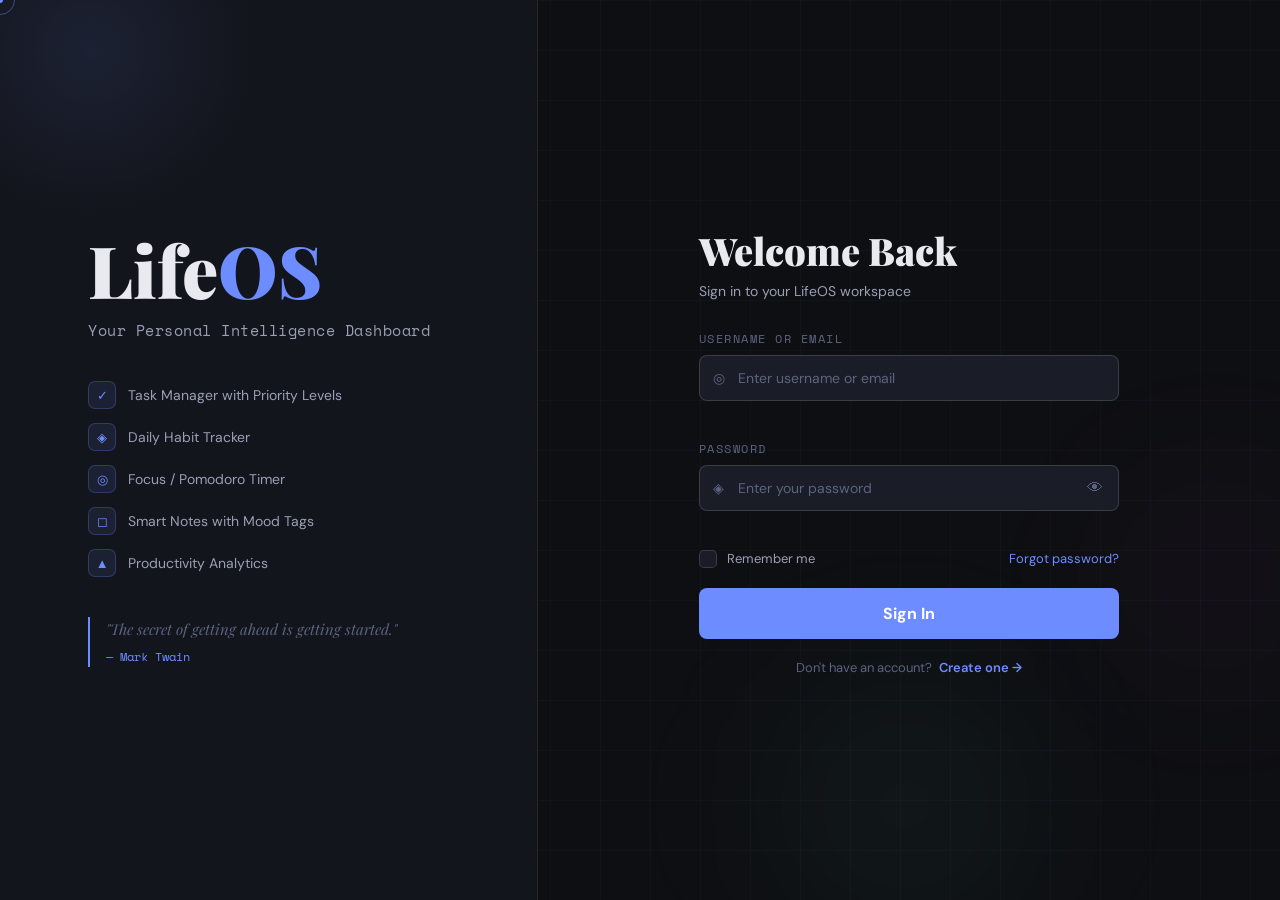
<file: index.html>
<!DOCTYPE html>
<html lang="en">
<head>
  <meta charset="UTF-8" />
  <meta name="viewport" content="width=device-width, initial-scale=1.0" />
  <title>LifeOS — Personal Intelligence Dashboard</title>
  <link rel="preconnect" href="https://fonts.googleapis.com" />
  <link rel="preconnect" href="https://fonts.gstatic.com" crossorigin />
  <link href="https://fonts.googleapis.com/css2?family=Space+Mono:wght@400;700&family=DM+Sans:wght@300;400;500;600;700&family=Playfair+Display:wght@700;900&display=swap" rel="stylesheet" />
  <link rel="stylesheet" href="style.css" />
</head>
<body>

  <!-- CUSTOM CURSOR -->
  <div class="cursor-dot"></div>
  <div class="cursor-ring"></div>

  <!-- LOADER -->
  <div id="loader">
    <div class="loader-inner">
      <div class="loader-logo">
        <span class="lo">Life</span><span class="os">OS</span>
      </div>
      <div class="loader-bar"><div class="loader-progress"></div></div>
      <p class="loader-text">Initializing your workspace...</p>
    </div>
  </div>

  <!-- SIDEBAR NAV -->
  <aside class="sidebar" id="sidebar">
    <div class="sidebar-brand">
      <div class="brand-icon">L</div>
      <span class="brand-name">LifeOS</span>
    </div>
    <nav class="sidebar-nav">
      <a href="#home" class="nav-item active" data-page="home">
        <span class="nav-icon">⌂</span>
        <span class="nav-label">Dashboard</span>
      </a>
      <a href="#todo" class="nav-item" data-page="todo">
        <span class="nav-icon">✓</span>
        <span class="nav-label">Tasks</span>
      </a>
      <a href="#habits" class="nav-item" data-page="habits">
        <span class="nav-icon">◈</span>
        <span class="nav-label">Habits</span>
      </a>
      <a href="#focus" class="nav-item" data-page="focus">
        <span class="nav-icon">◎</span>
        <span class="nav-label">Focus</span>
      </a>
      <a href="#notes" class="nav-item" data-page="notes">
        <span class="nav-icon">◻</span>
        <span class="nav-label">Notes</span>
      </a>
      <a href="#analytics" class="nav-item" data-page="analytics">
        <span class="nav-icon">▲</span>
        <span class="nav-label">Analytics</span>
      </a>
    </nav>
    <div class="sidebar-bottom">
      <div class="sidebar-user" id="sidebarUser">
        <div class="su-avatar" id="suAvatar">?</div>
        <div class="su-info">
          <div class="su-name" id="suName">—</div>
          <div class="su-email" id="suEmail">—</div>
        </div>
      </div>
      <div class="theme-toggle" id="themeToggle">
        <span class="theme-icon">◑</span>
        <span>Theme</span>
      </div>
      <div class="logout-btn" id="logoutBtn">
        <span class="logout-icon">⏻</span>
        <span>Log Out</span>
      </div>
    </div>
  </aside>

  <!-- MAIN WRAPPER -->
  <main class="main-content">

    <!-- ─────────────────────────────────────────
         PAGE 1: DASHBOARD / HOME
    ───────────────────────────────────────── -->
    <section class="page active" id="page-home">

      <!-- Hero Header -->
      <div class="hero-header">
        <div class="hero-left">
          <p class="hero-greeting" id="greeting">Good Morning</p>
          <h1 class="hero-title">
            <span class="title-line" id="heroDay">Loading...</span>
          </h1>
          <div class="hero-date" id="heroDate">—</div>
        </div>
        <div class="hero-right">
          <div class="clock-display" id="clockDisplay">00:00:00</div>
        </div>
      </div>

      <!-- Stats Row -->
      <div class="stats-row">
        <div class="stat-card glass" id="statTasks">
          <div class="stat-num" id="statTaskNum">0</div>
          <div class="stat-label">Tasks Today</div>
          <div class="stat-bar"><div class="stat-fill" id="statTaskFill"></div></div>
        </div>
        <div class="stat-card glass" id="statHabits">
          <div class="stat-num" id="statHabitNum">0%</div>
          <div class="stat-label">Habit Score</div>
          <div class="stat-bar"><div class="stat-fill accent2" id="statHabitFill"></div></div>
        </div>
        <div class="stat-card glass" id="statFocus">
          <div class="stat-num" id="statFocusNum">0</div>
          <div class="stat-label">Focus Sessions</div>
          <div class="stat-bar"><div class="stat-fill accent3" id="statFocusFill"></div></div>
        </div>
        <div class="stat-card glass" id="statNotes">
          <div class="stat-num" id="statNoteNum">0</div>
          <div class="stat-label">Notes Written</div>
          <div class="stat-bar"><div class="stat-fill accent4" id="statNoteFill"></div></div>
        </div>
      </div>

      <!-- Bottom Cards -->
      <div class="dashboard-grid">

        <!-- Quick Tasks -->
        <div class="d-card glass span2">
          <div class="card-header">
            <h3>Today's Tasks</h3>
            <button class="card-btn" onclick="goToPage('todo')">View All →</button>
          </div>
          <div class="quick-task-list" id="quickTaskList">
            <div class="empty-state">No tasks yet. Add some!</div>
          </div>
        </div>

        <!-- Quote -->
        <div class="d-card glass quote-card">
          <div class="quote-label">✦ Thought for the Day</div>
          <div class="quote-text" id="dashQuote">"The secret of getting ahead is getting started."</div>
          <div class="quote-author" id="dashAuthor">— Mark Twain</div>
          <button class="refresh-btn" id="refreshQuote">↻ New Quote</button>
        </div>

        <!-- Habit Snapshot -->
        <div class="d-card glass">
          <div class="card-header">
            <h3>Habit Streak</h3>
            <button class="card-btn" onclick="goToPage('habits')">Track →</button>
          </div>
          <div class="habit-snapshot" id="habitSnapshot">
            <div class="empty-state">No habits yet.</div>
          </div>
        </div>

        <!-- Weather Widget -->
        <div class="d-card glass weather-card">
          <div class="weather-icon" id="weatherIcon">☁</div>
          <div class="weather-info">
            <div class="weather-temp" id="weatherTemp">—°C</div>
            <div class="weather-city" id="weatherCity">Detecting location...</div>
            <div class="weather-cond" id="weatherCond">—</div>
          </div>
          <div class="weather-details">
            <span id="wHumidity">Humidity: —</span>
            <span id="wWind">Wind: —</span>
          </div>
        </div>

      </div>
    </section>

    <!-- ─────────────────────────────────────────
         PAGE 2: TASKS / TO-DO
    ───────────────────────────────────────── -->
    <section class="page" id="page-todo">
      <div class="page-header">
        <h1 class="page-title">Task Manager</h1>
        <p class="page-sub">Organize, prioritize, conquer.</p>
      </div>

      <div class="todo-layout">
        <!-- Add Task Panel -->
        <div class="panel glass add-panel">
          <h3 class="panel-title">New Task</h3>
          <input type="text" class="field-input" id="taskTitle" placeholder="Task title..." />
          <textarea class="field-textarea" id="taskDesc" placeholder="Description (optional)..."></textarea>
          <div class="field-row">
            <label class="field-label">Priority</label>
            <div class="priority-btns">
              <button class="pri-btn active" data-p="low">Low</button>
              <button class="pri-btn" data-p="medium">Medium</button>
              <button class="pri-btn" data-p="high">High</button>
            </div>
          </div>
          <div class="field-row">
            <label class="field-label">Category</label>
            <select class="field-select" id="taskCat">
              <option value="personal">Personal</option>
              <option value="study">Study</option>
              <option value="work">Work</option>
              <option value="health">Health</option>
            </select>
          </div>
          <button class="primary-btn" id="addTaskBtn">+ Add Task</button>
        </div>

        <!-- Task List Panel -->
        <div class="panel task-list-panel">
          <div class="filter-bar">
            <button class="filter-btn active" data-filter="all">All</button>
            <button class="filter-btn" data-filter="high">🔴 High</button>
            <button class="filter-btn" data-filter="medium">🟡 Medium</button>
            <button class="filter-btn" data-filter="low">🟢 Low</button>
            <button class="filter-btn" data-filter="done">✓ Done</button>
          </div>
          <div class="task-list" id="taskList">
            <div class="empty-state big">No tasks yet. Create your first task!</div>
          </div>
        </div>
      </div>
    </section>

    <!-- ─────────────────────────────────────────
         PAGE 3: HABIT TRACKER
    ───────────────────────────────────────── -->
    <section class="page" id="page-habits">
      <div class="page-header">
        <h1 class="page-title">Habit Tracker</h1>
        <p class="page-sub">Build consistency, one day at a time.</p>
      </div>

      <div class="habits-layout">
        <!-- Add Habit -->
        <div class="panel glass add-panel">
          <h3 class="panel-title">New Habit</h3>
          <input type="text" class="field-input" id="habitName" placeholder="Habit name..." />
          <div class="field-row">
            <label class="field-label">Icon</label>
            <div class="emoji-picker">
              <span class="ep active" data-e="💧">💧</span>
              <span class="ep" data-e="📚">📚</span>
              <span class="ep" data-e="🏃">🏃</span>
              <span class="ep" data-e="🧘">🧘</span>
              <span class="ep" data-e="✍️">✍️</span>
              <span class="ep" data-e="🌙">🌙</span>
              <span class="ep" data-e="🥗">🥗</span>
              <span class="ep" data-e="💪">💪</span>
            </div>
          </div>
          <div class="field-row">
            <label class="field-label">Target (days/week)</label>
            <input type="number" class="field-input small" id="habitTarget" value="7" min="1" max="7" />
          </div>
          <button class="primary-btn" id="addHabitBtn">+ Add Habit</button>
        </div>

        <!-- Habit Grid -->
        <div class="panel habit-grid-panel">
          <div class="week-labels">
            <span></span>
            <span>Mon</span><span>Tue</span><span>Wed</span>
            <span>Thu</span><span>Fri</span><span>Sat</span><span>Sun</span>
          </div>
          <div class="habits-list" id="habitsList">
            <div class="empty-state big">No habits yet. Start tracking!</div>
          </div>
          <div class="habit-legend">
            <span class="legend-dot done"></span> Completed
            <span class="legend-dot missed"></span> Missed
            <span class="legend-dot empty"></span> Upcoming
          </div>
        </div>
      </div>
    </section>

    <!-- ─────────────────────────────────────────
         PAGE 4: FOCUS TIMER
    ───────────────────────────────────────── -->
    <section class="page" id="page-focus">
      <div class="page-header">
        <h1 class="page-title">Focus Mode</h1>
        <p class="page-sub">Deep work sessions with the Pomodoro technique.</p>
      </div>

      <div class="focus-layout">
        <!-- Timer -->
        <div class="focus-center">
          <div class="timer-ring-wrap">
            <svg class="timer-svg" viewBox="0 0 300 300" xmlns="http://www.w3.org/2000/svg">
              <circle class="ring-bg" cx="150" cy="150" r="130"/>
              <circle class="ring-progress" id="timerRing" cx="150" cy="150" r="130"
                stroke-dasharray="816.81" stroke-dashoffset="0"/>
            </svg>
            <div class="timer-inner">
              <div class="timer-phase" id="focusPhase">Work Session</div>
              <div class="timer-display" id="focusDisplay">25:00</div>
              <div class="timer-session-count">Session <span id="sessionCount">1</span></div>
            </div>
          </div>
          <div class="timer-controls">
            <button class="t-btn" id="focusStart">▶ Start</button>
            <button class="t-btn secondary" id="focusPause">⏸ Pause</button>
            <button class="t-btn secondary" id="focusReset">↺ Reset</button>
          </div>
          <div class="mode-selector">
            <button class="mode-btn active" data-work="25" data-break="5">Pomodoro 25/5</button>
            <button class="mode-btn" data-work="50" data-break="10">Deep Work 50/10</button>
            <button class="mode-btn" data-work="90" data-break="20">Flow State 90/20</button>
          </div>
        </div>

        <!-- Log & Settings -->
        <div class="focus-side">
          <div class="glass panel">
            <h3 class="panel-title">Today's Log</h3>
            <div class="focus-log" id="focusLog">
              <div class="empty-state">No sessions yet.</div>
            </div>
          </div>
          <div class="glass panel">
            <h3 class="panel-title">Ambient Sound</h3>
            <div class="sound-options">
              <button class="sound-btn active" data-sound="none">🔇 Silent</button>
              <button class="sound-btn" data-sound="rain">🌧 Rain</button>
              <button class="sound-btn" data-sound="forest">🌲 Forest</button>
              <button class="sound-btn" data-sound="cafe">☕ Café</button>
            </div>
            <p class="sound-note">* Ambient sounds are simulated via visual feedback in this demo.</p>
          </div>
        </div>
      </div>
    </section>

    <!-- ─────────────────────────────────────────
         PAGE 5: NOTES
    ───────────────────────────────────────── -->
    <section class="page" id="page-notes">
      <div class="page-header">
        <h1 class="page-title">Smart Notes</h1>
        <p class="page-sub">Capture ideas with mood and context tags.</p>
      </div>

      <div class="notes-layout">
        <!-- Add Note -->
        <div class="panel glass add-panel">
          <h3 class="panel-title">New Note</h3>
          <input type="text" class="field-input" id="noteTitle" placeholder="Title..." />
          <textarea class="field-textarea tall" id="noteBody" placeholder="Write your thoughts..."></textarea>
          <div class="field-row">
            <label class="field-label">Mood</label>
            <div class="mood-row">
              <span class="mood-btn active" data-mood="focused" title="Focused">🎯</span>
              <span class="mood-btn" data-mood="happy" title="Happy">😊</span>
              <span class="mood-btn" data-mood="creative" title="Creative">💡</span>
              <span class="mood-btn" data-mood="stressed" title="Stressed">😤</span>
              <span class="mood-btn" data-mood="calm" title="Calm">🌿</span>
            </div>
          </div>
          <div class="field-row">
            <label class="field-label">Tag</label>
            <input type="text" class="field-input" id="noteTag" placeholder="#ideas, #study..." />
          </div>
          <button class="primary-btn" id="addNoteBtn">+ Save Note</button>
        </div>

        <!-- Notes Grid -->
        <div class="notes-grid-wrap">
          <div class="notes-search-bar">
            <input type="text" class="search-input" id="noteSearch" placeholder="Search notes..." />
          </div>
          <div class="notes-grid" id="notesGrid">
            <div class="empty-state big">No notes yet. Start writing!</div>
          </div>
        </div>
      </div>
    </section>

    <!-- ─────────────────────────────────────────
         PAGE 6: ANALYTICS
    ───────────────────────────────────────── -->
    <section class="page" id="page-analytics">
      <div class="page-header">
        <h1 class="page-title">Analytics</h1>
        <p class="page-sub">Insights into your productivity patterns.</p>
      </div>

      <div class="analytics-layout">
        <!-- Summary Cards -->
        <div class="analytics-row">
          <div class="glass a-card">
            <div class="a-icon">✓</div>
            <div class="a-val" id="aTotalTasks">0</div>
            <div class="a-lbl">Total Tasks Created</div>
          </div>
          <div class="glass a-card">
            <div class="a-icon">◎</div>
            <div class="a-val" id="aTotalSessions">0</div>
            <div class="a-lbl">Focus Sessions Done</div>
          </div>
          <div class="glass a-card">
            <div class="a-icon">◻</div>
            <div class="a-val" id="aTotalNotes">0</div>
            <div class="a-lbl">Notes Captured</div>
          </div>
          <div class="glass a-card">
            <div class="a-icon">◈</div>
            <div class="a-val" id="aHabitScore">0%</div>
            <div class="a-lbl">Habit Completion</div>
          </div>
        </div>

        <!-- Bar Chart — Tasks by Category -->
        <div class="glass analytics-chart-card">
          <h3>Tasks by Category</h3>
          <div class="bar-chart" id="barChart"></div>
        </div>

        <!-- Productivity Timeline -->
        <div class="glass analytics-chart-card">
          <h3>Weekly Productivity Score</h3>
          <div class="line-chart-wrap">
            <canvas id="lineCanvas" width="700" height="200"></canvas>
          </div>
        </div>

        <!-- Habit Heatmap -->
        <div class="glass analytics-chart-card span2">
          <h3>30-Day Habit Heatmap</h3>
          <div class="heatmap" id="heatmap"></div>
        </div>

      </div>
    </section>

  </main>

  <!-- Auth must load first so guard runs before anything else -->
  <script src="auth.js"></script>
  <script src="script.js"></script>
</body>
</html>
</file>
<file: style.css>
/* ============================================================
   LIFEOS — PERSONAL INTELLIGENCE DASHBOARD
   Style Sheet
   ============================================================ */

/* ── Variables ── */
:root {
  --bg:       #0e0f13;
  --bg2:      #13151c;
  --surface:  #1a1d27;
  --surface2: #22263a;
  --border:   rgba(255,255,255,0.07);
  --border2:  rgba(255,255,255,0.12);

  --text:     #e8eaf0;
  --text2:    #9a9fb5;
  --text3:    #5c6380;

  --accent:   #6c8cff;
  --accent2:  #56d4a0;
  --accent3:  #f5a524;
  --accent4:  #e86aba;

  --high:     #ff6b6b;
  --medium:   #f5a524;
  --low:      #56d4a0;

  --sidebar-w: 220px;
  --radius:   14px;
  --radius-sm: 8px;

  --font-body: 'DM Sans', sans-serif;
  --font-mono: 'Space Mono', monospace;
  --font-display: 'Playfair Display', serif;

  --transition: 0.3s cubic-bezier(0.4,0,0.2,1);
}

/* Light Theme */
body.light {
  --bg:       #f0f2f8;
  --bg2:      #e5e8f0;
  --surface:  #ffffff;
  --surface2: #eceef6;
  --border:   rgba(0,0,0,0.07);
  --border2:  rgba(0,0,0,0.12);
  --text:     #181b2a;
  --text2:    #4a5070;
  --text3:    #9099b5;
}

/* ── Reset ── */
*, *::before, *::after {
  margin: 0; padding: 0;
  box-sizing: border-box;
}

html { scroll-behavior: smooth; }

body {
  font-family: var(--font-body);
  background: var(--bg);
  color: var(--text);
  min-height: 100vh;
  overflow-x: hidden;
  cursor: none;
}

/* ── Custom Cursor ── */
.cursor-dot {
  width: 6px; height: 6px;
  background: var(--accent);
  border-radius: 50%;
  position: fixed;
  pointer-events: none;
  z-index: 9999;
  transform: translate(-50%,-50%);
  transition: transform 0.1s ease;
}
.cursor-ring {
  width: 30px; height: 30px;
  border: 1.5px solid var(--accent);
  border-radius: 50%;
  position: fixed;
  pointer-events: none;
  z-index: 9998;
  transform: translate(-50%,-50%);
  transition: transform 0.12s ease, width 0.2s, height 0.2s, opacity 0.2s;
  opacity: 0.5;
}
body:has(button:hover) .cursor-ring,
body:has(a:hover) .cursor-ring { width: 45px; height: 45px; opacity: 0.9; }

/* ── Loader ── */
#loader {
  position: fixed;
  inset: 0;
  background: var(--bg);
  z-index: 9999;
  display: flex;
  align-items: center;
  justify-content: center;
  flex-direction: column;
  transition: opacity 0.6s ease, visibility 0.6s;
}
#loader.done { opacity: 0; visibility: hidden; }

.loader-inner { text-align: center; }

.loader-logo {
  font-family: var(--font-display);
  font-size: 64px;
  font-weight: 900;
  margin-bottom: 30px;
  animation: pulse 1.5s ease-in-out infinite;
}
.loader-logo .lo { color: var(--text); }
.loader-logo .os { color: var(--accent); }

.loader-bar {
  width: 220px;
  height: 3px;
  background: var(--surface2);
  border-radius: 10px;
  margin: 0 auto 16px;
  overflow: hidden;
}
.loader-progress {
  height: 100%;
  background: linear-gradient(90deg, var(--accent), var(--accent2));
  border-radius: 10px;
  width: 0%;
  animation: loadBar 1.8s ease forwards;
}
.loader-text {
  color: var(--text3);
  font-size: 13px;
  font-family: var(--font-mono);
  letter-spacing: 1px;
}

@keyframes loadBar { to { width: 100%; } }
@keyframes pulse {
  0%,100% { opacity: 1; transform: scale(1); }
  50% { opacity: 0.7; transform: scale(0.97); }
}

/* ── Sidebar ── */
.sidebar {
  position: fixed;
  left: 0; top: 0;
  width: var(--sidebar-w);
  height: 100vh;
  background: var(--bg2);
  border-right: 1px solid var(--border);
  display: flex;
  flex-direction: column;
  z-index: 100;
  padding: 28px 0;
  transform: translateX(-100%);
  transition: transform 0.5s cubic-bezier(0.4,0,0.2,1);
}
.sidebar.visible { transform: translateX(0); }

.sidebar-brand {
  display: flex;
  align-items: center;
  gap: 12px;
  padding: 0 24px;
  margin-bottom: 40px;
}
.brand-icon {
  width: 36px; height: 36px;
  background: var(--accent);
  border-radius: 10px;
  display: flex;
  align-items: center;
  justify-content: center;
  font-family: var(--font-display);
  font-weight: 900;
  font-size: 18px;
  color: white;
  flex-shrink: 0;
}
.brand-name {
  font-family: var(--font-display);
  font-weight: 700;
  font-size: 20px;
  color: var(--text);
}

.sidebar-nav {
  display: flex;
  flex-direction: column;
  gap: 4px;
  padding: 0 12px;
  flex: 1;
}
.nav-item {
  display: flex;
  align-items: center;
  gap: 12px;
  padding: 12px 16px;
  border-radius: var(--radius-sm);
  text-decoration: none;
  color: var(--text2);
  font-size: 14px;
  font-weight: 500;
  transition: all var(--transition);
  position: relative;
  overflow: hidden;
}
.nav-item::before {
  content: '';
  position: absolute;
  left: 0; top: 0; bottom: 0;
  width: 3px;
  background: var(--accent);
  transform: scaleY(0);
  transition: transform var(--transition);
  border-radius: 0 2px 2px 0;
}
.nav-item:hover { color: var(--text); background: var(--surface); }
.nav-item.active {
  color: var(--accent);
  background: rgba(108,140,255,0.1);
}
.nav-item.active::before { transform: scaleY(1); }
.nav-icon { font-size: 18px; width: 20px; text-align: center; }

.sidebar-bottom {
  padding: 0 12px;
  display: flex;
  flex-direction: column;
  gap: 4px;
}

/* User card */
.sidebar-user {
  display: flex;
  align-items: center;
  gap: 10px;
  padding: 12px 16px;
  border-radius: var(--radius-sm);
  background: var(--surface);
  border: 1px solid var(--border);
  margin-bottom: 6px;
  overflow: hidden;
}
.su-avatar {
  width: 32px; height: 32px;
  background: linear-gradient(135deg, var(--accent), var(--accent4));
  border-radius: 8px;
  display: flex;
  align-items: center;
  justify-content: center;
  font-weight: 700;
  font-size: 14px;
  color: white;
  flex-shrink: 0;
}
.su-info { overflow: hidden; }
.su-name {
  font-size: 13px;
  font-weight: 600;
  color: var(--text);
  white-space: nowrap;
  overflow: hidden;
  text-overflow: ellipsis;
}
.su-email {
  font-size: 11px;
  color: var(--text3);
  font-family: var(--font-mono);
  white-space: nowrap;
  overflow: hidden;
  text-overflow: ellipsis;
}

/* Logout */
.logout-btn {
  display: flex;
  align-items: center;
  gap: 10px;
  padding: 12px 16px;
  border-radius: var(--radius-sm);
  color: var(--text3);
  font-size: 14px;
  font-weight: 500;
  cursor: pointer;
  transition: all var(--transition);
}
.logout-btn:hover {
  background: rgba(255,107,107,0.1);
  color: var(--high);
}
.logout-icon { font-size: 16px; }
.theme-toggle {
  display: flex;
  align-items: center;
  gap: 10px;
  padding: 12px 16px;
  border-radius: var(--radius-sm);
  color: var(--text2);
  font-size: 14px;
  font-weight: 500;
  cursor: pointer;
  transition: all var(--transition);
}
.theme-toggle:hover { color: var(--text); background: var(--surface); }
.theme-icon { font-size: 18px; }

/* ── Main Content ── */
.main-content {
  margin-left: var(--sidebar-w);
  min-height: 100vh;
  padding: 40px 44px;
  transform: translateX(-30px);
  opacity: 0;
  transition: transform 0.6s 0.3s cubic-bezier(0.4,0,0.2,1), opacity 0.6s 0.3s;
}
.main-content.visible { transform: translateX(0); opacity: 1; }

/* ── Pages ── */
.page { display: none; animation: pageIn 0.4s ease; }
.page.active { display: block; }

@keyframes pageIn {
  from { opacity: 0; transform: translateY(18px); }
  to   { opacity: 1; transform: translateY(0); }
}

/* ── Glass Card ── */
.glass {
  background: var(--surface);
  border: 1px solid var(--border);
  border-radius: var(--radius);
  backdrop-filter: blur(10px);
}

/* ── Page Header ── */
.page-header { margin-bottom: 36px; }
.page-title {
  font-family: var(--font-display);
  font-size: 48px;
  font-weight: 900;
  color: var(--text);
  line-height: 1;
  margin-bottom: 8px;
}
.page-sub { color: var(--text2); font-size: 15px; }

/* ═══════════════════════════════
   HOME / DASHBOARD
═══════════════════════════════ */
.hero-header {
  display: flex;
  justify-content: space-between;
  align-items: flex-start;
  margin-bottom: 36px;
  padding-bottom: 36px;
  border-bottom: 1px solid var(--border);
}
.hero-greeting {
  font-size: 13px;
  text-transform: uppercase;
  letter-spacing: 3px;
  color: var(--accent);
  font-family: var(--font-mono);
  margin-bottom: 8px;
}
.hero-title {
  font-family: var(--font-display);
  font-size: 52px;
  font-weight: 900;
  color: var(--text);
  line-height: 1;
  margin-bottom: 8px;
}
.hero-date {
  font-family: var(--font-mono);
  font-size: 13px;
  color: var(--text3);
}
.clock-display {
  font-family: var(--font-mono);
  font-size: 54px;
  font-weight: 700;
  color: var(--text);
  letter-spacing: 2px;
  text-align: right;
  position: relative;
}
.clock-display::after {
  content: '';
  display: block;
  width: 100%;
  height: 2px;
  background: linear-gradient(90deg, transparent, var(--accent));
  margin-top: 8px;
  opacity: 0.4;
}

/* Stats */
.stats-row {
  display: grid;
  grid-template-columns: repeat(4, 1fr);
  gap: 20px;
  margin-bottom: 28px;
}
.stat-card {
  padding: 24px;
  position: relative;
  overflow: hidden;
  transition: transform 0.25s ease, box-shadow 0.25s ease;
}
.stat-card:hover { transform: translateY(-3px); box-shadow: 0 12px 40px rgba(0,0,0,0.3); }
.stat-num {
  font-family: var(--font-mono);
  font-size: 36px;
  font-weight: 700;
  color: var(--text);
  margin-bottom: 4px;
}
.stat-label { font-size: 12px; color: var(--text3); text-transform: uppercase; letter-spacing: 1.5px; margin-bottom: 16px; }
.stat-bar {
  height: 3px;
  background: var(--surface2);
  border-radius: 10px;
  overflow: hidden;
}
.stat-fill {
  height: 100%;
  background: var(--accent);
  border-radius: 10px;
  width: 0%;
  transition: width 1.2s cubic-bezier(0.4,0,0.2,1);
}
.stat-fill.accent2 { background: var(--accent2); }
.stat-fill.accent3 { background: var(--accent3); }
.stat-fill.accent4 { background: var(--accent4); }

/* Dashboard Grid */
.dashboard-grid {
  display: grid;
  grid-template-columns: 1fr 1fr 1fr;
  grid-template-rows: auto auto;
  gap: 20px;
}
.d-card {
  padding: 28px;
  transition: transform 0.25s ease;
}
.d-card:hover { transform: translateY(-2px); }
.d-card.span2 { grid-column: span 2; }

.card-header {
  display: flex;
  align-items: center;
  justify-content: space-between;
  margin-bottom: 20px;
}
.card-header h3 {
  font-size: 15px;
  font-weight: 600;
  color: var(--text);
  text-transform: uppercase;
  letter-spacing: 1.5px;
}
.card-btn {
  background: none;
  border: none;
  color: var(--accent);
  font-size: 13px;
  cursor: pointer;
  font-family: var(--font-body);
  transition: opacity 0.2s;
}
.card-btn:hover { opacity: 0.7; }

/* Quick tasks */
.quick-task-list { display: flex; flex-direction: column; gap: 8px; }
.quick-task {
  display: flex;
  align-items: center;
  gap: 10px;
  padding: 10px 14px;
  background: var(--surface2);
  border-radius: var(--radius-sm);
  font-size: 14px;
  color: var(--text2);
  animation: slideIn 0.3s ease;
}
.qt-dot {
  width: 8px; height: 8px;
  border-radius: 50%;
  flex-shrink: 0;
}
.qt-dot.high { background: var(--high); }
.qt-dot.medium { background: var(--medium); }
.qt-dot.low { background: var(--low); }

/* Quote Card */
.quote-card { display: flex; flex-direction: column; gap: 12px; }
.quote-label {
  font-family: var(--font-mono);
  font-size: 11px;
  text-transform: uppercase;
  letter-spacing: 2px;
  color: var(--accent2);
}
.quote-text {
  font-family: var(--font-display);
  font-size: 20px;
  font-weight: 700;
  color: var(--text);
  line-height: 1.4;
  flex: 1;
}
.quote-author {
  font-size: 13px;
  color: var(--text3);
  font-style: italic;
}
.refresh-btn {
  background: none;
  border: 1px solid var(--border2);
  color: var(--text2);
  font-size: 13px;
  padding: 8px 14px;
  border-radius: 6px;
  cursor: pointer;
  transition: all 0.2s;
  font-family: var(--font-body);
  align-self: flex-start;
}
.refresh-btn:hover { border-color: var(--accent); color: var(--accent); }

/* Habit Snapshot */
.habit-snapshot { display: flex; flex-direction: column; gap: 10px; }
.snap-habit {
  display: flex;
  align-items: center;
  justify-content: space-between;
  font-size: 14px;
}
.snap-name { color: var(--text2); display: flex; align-items: center; gap: 8px; }
.snap-dots { display: flex; gap: 4px; }
.snap-dot {
  width: 10px; height: 10px; border-radius: 3px;
  background: var(--surface2);
}
.snap-dot.done { background: var(--accent2); }

/* Weather Card */
.weather-card { display: flex; flex-direction: column; justify-content: space-between; }
.weather-icon { font-size: 52px; margin-bottom: 8px; }
.weather-temp {
  font-family: var(--font-mono);
  font-size: 36px;
  font-weight: 700;
  color: var(--text);
}
.weather-city {
  font-size: 14px;
  color: var(--accent);
  margin: 4px 0;
}
.weather-cond { font-size: 13px; color: var(--text3); }
.weather-details {
  display: flex;
  flex-direction: column;
  gap: 4px;
  margin-top: 12px;
  font-size: 12px;
  color: var(--text3);
  font-family: var(--font-mono);
}

/* ═══════════════════════════════
   TASKS
═══════════════════════════════ */
.todo-layout {
  display: grid;
  grid-template-columns: 320px 1fr;
  gap: 24px;
  height: calc(100vh - 220px);
}

/* Task list */
.task-list-panel { display: flex; flex-direction: column; gap: 14px; }

.filter-bar { display: flex; gap: 8px; flex-wrap: wrap; }
.filter-btn {
  padding: 8px 18px;
  background: var(--surface);
  border: 1px solid var(--border);
  border-radius: 50px;
  font-size: 13px;
  color: var(--text2);
  cursor: pointer;
  transition: all 0.2s;
  font-family: var(--font-body);
}
.filter-btn:hover, .filter-btn.active {
  background: var(--accent);
  border-color: var(--accent);
  color: white;
}

.task-list {
  flex: 1;
  overflow-y: auto;
  display: flex;
  flex-direction: column;
  gap: 12px;
  padding-right: 4px;
}

/* Scrollbar */
::-webkit-scrollbar { width: 4px; }
::-webkit-scrollbar-track { background: transparent; }
::-webkit-scrollbar-thumb { background: var(--surface2); border-radius: 10px; }

.task-item {
  background: var(--surface);
  border: 1px solid var(--border);
  border-radius: var(--radius);
  padding: 18px 20px;
  display: flex;
  gap: 14px;
  align-items: flex-start;
  transition: all 0.2s;
  animation: slideIn 0.3s ease;
  position: relative;
  overflow: hidden;
}
.task-item::before {
  content: '';
  position: absolute;
  left: 0; top: 0; bottom: 0;
  width: 4px;
}
.task-item.high::before { background: var(--high); }
.task-item.medium::before { background: var(--medium); }
.task-item.low::before { background: var(--low); }
.task-item.done { opacity: 0.5; }
.task-item.done .task-item-title { text-decoration: line-through; }
.task-item:hover { transform: translateX(4px); }

.task-check {
  width: 20px; height: 20px;
  border: 2px solid var(--border2);
  border-radius: 6px;
  flex-shrink: 0;
  cursor: pointer;
  display: flex;
  align-items: center;
  justify-content: center;
  transition: all 0.2s;
  margin-top: 2px;
}
.task-check.checked { background: var(--accent2); border-color: var(--accent2); color: white; }
.task-check.checked::after { content: '✓'; font-size: 12px; }

.task-item-body { flex: 1; }
.task-item-title { font-size: 15px; font-weight: 500; color: var(--text); margin-bottom: 4px; }
.task-item-desc { font-size: 13px; color: var(--text3); margin-bottom: 8px; }
.task-meta { display: flex; gap: 8px; align-items: center; }
.task-badge {
  padding: 2px 10px;
  border-radius: 50px;
  font-size: 11px;
  font-weight: 600;
  text-transform: uppercase;
  letter-spacing: 0.5px;
}
.task-badge.high { background: rgba(255,107,107,0.15); color: var(--high); }
.task-badge.medium { background: rgba(245,165,36,0.15); color: var(--medium); }
.task-badge.low { background: rgba(86,212,160,0.15); color: var(--low); }
.task-cat {
  font-size: 11px;
  color: var(--text3);
  font-family: var(--font-mono);
}

.task-del {
  background: none;
  border: none;
  color: var(--text3);
  cursor: pointer;
  font-size: 16px;
  padding: 4px;
  transition: color 0.2s;
  align-self: center;
}
.task-del:hover { color: var(--high); }

/* ═══════════════════════════════
   HABITS
═══════════════════════════════ */
.habits-layout {
  display: grid;
  grid-template-columns: 280px 1fr;
  gap: 24px;
}
.habit-grid-panel { display: flex; flex-direction: column; gap: 16px; }

.week-labels {
  display: grid;
  grid-template-columns: 180px repeat(7, 1fr);
  gap: 6px;
  padding: 0 4px;
}
.week-labels span {
  font-size: 12px;
  color: var(--text3);
  text-align: center;
  font-family: var(--font-mono);
}

.habits-list { display: flex; flex-direction: column; gap: 10px; }
.habit-row {
  display: grid;
  grid-template-columns: 180px repeat(7, 1fr);
  gap: 6px;
  align-items: center;
  animation: slideIn 0.3s ease;
}
.habit-name {
  font-size: 14px;
  color: var(--text2);
  display: flex;
  align-items: center;
  gap: 8px;
  overflow: hidden;
  text-overflow: ellipsis;
  white-space: nowrap;
}
.habit-cell {
  aspect-ratio: 1;
  border-radius: 6px;
  background: var(--surface2);
  cursor: pointer;
  transition: all 0.2s;
  display: flex;
  align-items: center;
  justify-content: center;
  border: 1px solid var(--border);
  font-size: 11px;
}
.habit-cell:hover { border-color: var(--accent2); }
.habit-cell.done { background: var(--accent2); border-color: var(--accent2); }
.habit-cell.today { border-color: var(--accent); }

.habit-del-btn {
  background: none; border: none;
  color: var(--text3); cursor: pointer;
  font-size: 14px; margin-left: 4px;
  transition: color 0.2s;
}
.habit-del-btn:hover { color: var(--high); }

.habit-legend {
  display: flex;
  gap: 20px;
  align-items: center;
  font-size: 13px;
  color: var(--text3);
  margin-top: 10px;
}
.legend-dot {
  width: 12px; height: 12px;
  border-radius: 3px;
  display: inline-block;
  margin-right: 6px;
}
.legend-dot.done { background: var(--accent2); }
.legend-dot.missed { background: var(--surface2); border: 1px solid var(--border2); }
.legend-dot.empty { background: var(--surface); border: 1px dashed var(--border2); }

/* ═══════════════════════════════
   FOCUS TIMER
═══════════════════════════════ */
.focus-layout {
  display: grid;
  grid-template-columns: 1fr 340px;
  gap: 30px;
}
.focus-center { display: flex; flex-direction: column; align-items: center; gap: 28px; }

.timer-ring-wrap {
  position: relative;
  width: 300px; height: 300px;
}
.timer-svg { width: 100%; height: 100%; transform: rotate(-90deg); }

.ring-bg {
  fill: none;
  stroke: var(--surface2);
  stroke-width: 10;
}
.ring-progress {
  fill: none;
  stroke: url(#timerGrad);
  stroke: var(--accent);
  stroke-width: 10;
  stroke-linecap: round;
  transition: stroke-dashoffset 1s linear, stroke 0.5s;
}

.timer-inner {
  position: absolute;
  inset: 0;
  display: flex;
  flex-direction: column;
  align-items: center;
  justify-content: center;
  gap: 4px;
}
.timer-phase {
  font-size: 12px;
  text-transform: uppercase;
  letter-spacing: 3px;
  color: var(--accent);
  font-family: var(--font-mono);
}
.timer-display {
  font-family: var(--font-mono);
  font-size: 52px;
  font-weight: 700;
  color: var(--text);
}
.timer-session-count { font-size: 12px; color: var(--text3); font-family: var(--font-mono); }

.timer-controls { display: flex; gap: 12px; }
.t-btn {
  padding: 12px 28px;
  border-radius: var(--radius-sm);
  border: none;
  font-size: 15px;
  font-weight: 600;
  cursor: pointer;
  font-family: var(--font-body);
  background: var(--accent);
  color: white;
  transition: all 0.2s;
}
.t-btn:hover { opacity: 0.85; transform: translateY(-1px); }
.t-btn.secondary {
  background: var(--surface);
  border: 1px solid var(--border2);
  color: var(--text2);
}
.t-btn.secondary:hover { border-color: var(--accent); color: var(--accent); }

.mode-selector { display: flex; gap: 10px; }
.mode-btn {
  padding: 8px 16px;
  border-radius: 50px;
  background: var(--surface);
  border: 1px solid var(--border);
  font-size: 13px;
  color: var(--text2);
  cursor: pointer;
  transition: all 0.2s;
  font-family: var(--font-body);
}
.mode-btn.active, .mode-btn:hover { background: var(--accent); border-color: var(--accent); color: white; }

.focus-side { display: flex; flex-direction: column; gap: 20px; }

.focus-log { display: flex; flex-direction: column; gap: 8px; max-height: 220px; overflow-y: auto; }
.log-item {
  display: flex;
  align-items: center;
  gap: 10px;
  font-size: 13px;
  color: var(--text2);
  padding: 8px 0;
  border-bottom: 1px solid var(--border);
}
.log-icon { font-size: 16px; }

.sound-options { display: grid; grid-template-columns: 1fr 1fr; gap: 8px; }
.sound-btn {
  padding: 10px;
  border-radius: var(--radius-sm);
  background: var(--surface2);
  border: 1px solid var(--border);
  color: var(--text2);
  font-size: 13px;
  cursor: pointer;
  transition: all 0.2s;
  font-family: var(--font-body);
}
.sound-btn.active, .sound-btn:hover { background: rgba(108,140,255,0.15); border-color: var(--accent); color: var(--accent); }
.sound-note { font-size: 11px; color: var(--text3); margin-top: 10px; font-style: italic; }

/* ═══════════════════════════════
   NOTES
═══════════════════════════════ */
.notes-layout {
  display: grid;
  grid-template-columns: 300px 1fr;
  gap: 24px;
  align-items: start;
}
.notes-grid-wrap { display: flex; flex-direction: column; gap: 14px; }
.notes-search-bar input {
  width: 100%;
  padding: 12px 18px;
  background: var(--surface);
  border: 1px solid var(--border);
  border-radius: var(--radius-sm);
  font-size: 14px;
  color: var(--text);
  outline: none;
  font-family: var(--font-body);
  transition: border-color 0.2s;
}
.notes-search-bar input:focus { border-color: var(--accent); }

.notes-grid {
  display: grid;
  grid-template-columns: repeat(auto-fill, minmax(240px, 1fr));
  gap: 16px;
}
.note-card {
  background: var(--surface);
  border: 1px solid var(--border);
  border-radius: var(--radius);
  padding: 20px;
  position: relative;
  transition: all 0.2s;
  animation: fadeUp 0.35s ease;
}
.note-card:hover { transform: translateY(-4px); box-shadow: 0 16px 40px rgba(0,0,0,0.3); }
.note-mood { font-size: 22px; margin-bottom: 10px; }
.note-title { font-size: 16px; font-weight: 600; color: var(--text); margin-bottom: 8px; }
.note-body {
  font-size: 13px;
  color: var(--text2);
  line-height: 1.6;
  display: -webkit-box;
  -webkit-line-clamp: 4;
  -webkit-box-orient: vertical;
  overflow: hidden;
  margin-bottom: 12px;
}
.note-footer { display: flex; justify-content: space-between; align-items: center; }
.note-tag {
  font-size: 11px;
  color: var(--accent);
  font-family: var(--font-mono);
}
.note-time { font-size: 11px; color: var(--text3); font-family: var(--font-mono); }
.note-del {
  position: absolute;
  top: 12px; right: 12px;
  background: none; border: none;
  color: var(--text3);
  cursor: pointer;
  font-size: 14px;
  opacity: 0;
  transition: opacity 0.2s, color 0.2s;
}
.note-card:hover .note-del { opacity: 1; }
.note-del:hover { color: var(--high); }

/* Note colors */
.note-card:nth-child(4n+1) { border-top: 3px solid var(--accent); }
.note-card:nth-child(4n+2) { border-top: 3px solid var(--accent2); }
.note-card:nth-child(4n+3) { border-top: 3px solid var(--accent3); }
.note-card:nth-child(4n+4) { border-top: 3px solid var(--accent4); }

/* ═══════════════════════════════
   ANALYTICS
═══════════════════════════════ */
.analytics-layout { display: flex; flex-direction: column; gap: 24px; }
.analytics-row { display: grid; grid-template-columns: repeat(4,1fr); gap: 20px; }

.a-card {
  padding: 24px;
  text-align: center;
  transition: transform 0.2s;
}
.a-card:hover { transform: translateY(-3px); }
.a-icon { font-size: 24px; margin-bottom: 10px; color: var(--accent); }
.a-val {
  font-family: var(--font-mono);
  font-size: 38px;
  font-weight: 700;
  color: var(--text);
  margin-bottom: 6px;
}
.a-lbl { font-size: 12px; color: var(--text3); text-transform: uppercase; letter-spacing: 1.5px; }

.analytics-chart-card {
  padding: 28px;
}
.analytics-chart-card h3 {
  font-size: 13px;
  text-transform: uppercase;
  letter-spacing: 2px;
  color: var(--text2);
  margin-bottom: 20px;
  font-family: var(--font-mono);
}
.analytics-chart-card.span2 { grid-column: span 2; }

/* Bar Chart */
.bar-chart { display: flex; align-items: flex-end; gap: 16px; height: 140px; }
.bar-col { display: flex; flex-direction: column; align-items: center; gap: 6px; flex: 1; }
.bar-col-bar {
  width: 100%;
  border-radius: 6px 6px 0 0;
  min-height: 4px;
  background: linear-gradient(180deg, var(--accent) 0%, rgba(108,140,255,0.3) 100%);
  transition: height 1s cubic-bezier(0.4,0,0.2,1);
}
.bar-col-label { font-size: 12px; color: var(--text3); font-family: var(--font-mono); }
.bar-col-val { font-size: 12px; color: var(--text2); font-weight: 600; }

/* Heatmap */
.heatmap {
  display: grid;
  grid-template-columns: repeat(30, 1fr);
  gap: 4px;
}
.heat-cell {
  aspect-ratio: 1;
  border-radius: 3px;
  background: var(--surface2);
  transition: background 0.3s;
  position: relative;
}
.heat-cell.l1 { background: rgba(108,140,255,0.2); }
.heat-cell.l2 { background: rgba(108,140,255,0.45); }
.heat-cell.l3 { background: rgba(108,140,255,0.7); }
.heat-cell.l4 { background: var(--accent); }

/* Line Canvas */
.line-chart-wrap { width: 100%; overflow: hidden; }
#lineCanvas { width: 100%; }

/* ═══════════════════════════════
   SHARED FORM ELEMENTS
═══════════════════════════════ */
.panel {
  padding: 28px;
  border-radius: var(--radius);
}
.add-panel { background: var(--surface); border: 1px solid var(--border); }
.panel-title {
  font-size: 14px;
  text-transform: uppercase;
  letter-spacing: 2px;
  color: var(--text2);
  font-family: var(--font-mono);
  margin-bottom: 20px;
  padding-bottom: 16px;
  border-bottom: 1px solid var(--border);
}
.field-input {
  width: 100%;
  padding: 12px 16px;
  background: var(--bg);
  border: 1px solid var(--border);
  border-radius: var(--radius-sm);
  color: var(--text);
  font-size: 14px;
  font-family: var(--font-body);
  outline: none;
  margin-bottom: 14px;
  transition: border-color 0.2s;
}
.field-input:focus { border-color: var(--accent); }
.field-input.small { width: 80px; }

.field-textarea {
  width: 100%;
  padding: 12px 16px;
  background: var(--bg);
  border: 1px solid var(--border);
  border-radius: var(--radius-sm);
  color: var(--text);
  font-size: 14px;
  font-family: var(--font-body);
  outline: none;
  margin-bottom: 14px;
  resize: vertical;
  min-height: 90px;
  transition: border-color 0.2s;
}
.field-textarea.tall { min-height: 140px; }
.field-textarea:focus { border-color: var(--accent); }

.field-row {
  display: flex;
  align-items: center;
  gap: 12px;
  margin-bottom: 14px;
  flex-wrap: wrap;
}
.field-label {
  font-size: 12px;
  text-transform: uppercase;
  letter-spacing: 1.5px;
  color: var(--text3);
  font-family: var(--font-mono);
  min-width: 60px;
}
.field-select {
  flex: 1;
  padding: 10px 14px;
  background: var(--bg);
  border: 1px solid var(--border);
  border-radius: var(--radius-sm);
  color: var(--text);
  font-size: 14px;
  font-family: var(--font-body);
  outline: none;
  cursor: pointer;
}
.field-select option { background: var(--bg); }

.primary-btn {
  width: 100%;
  padding: 14px;
  background: var(--accent);
  border: none;
  border-radius: var(--radius-sm);
  color: white;
  font-size: 15px;
  font-weight: 600;
  cursor: pointer;
  font-family: var(--font-body);
  transition: all 0.2s;
  margin-top: 4px;
}
.primary-btn:hover { opacity: 0.85; transform: translateY(-1px); }
.primary-btn:active { transform: translateY(0); }

/* Priority Buttons */
.priority-btns { display: flex; gap: 6px; }
.pri-btn {
  padding: 6px 14px;
  border-radius: 50px;
  background: var(--surface2);
  border: 1px solid var(--border);
  font-size: 12px;
  font-weight: 600;
  cursor: pointer;
  transition: all 0.2s;
  color: var(--text2);
  font-family: var(--font-body);
}
.pri-btn[data-p="high"].active { background: rgba(255,107,107,0.2); border-color: var(--high); color: var(--high); }
.pri-btn[data-p="medium"].active { background: rgba(245,165,36,0.2); border-color: var(--medium); color: var(--medium); }
.pri-btn[data-p="low"].active { background: rgba(86,212,160,0.2); border-color: var(--low); color: var(--low); }

/* Emoji Picker */
.emoji-picker { display: flex; gap: 8px; flex-wrap: wrap; }
.ep {
  font-size: 22px;
  width: 40px; height: 40px;
  display: flex;
  align-items: center;
  justify-content: center;
  border-radius: 8px;
  background: var(--surface2);
  cursor: pointer;
  border: 2px solid transparent;
  transition: all 0.2s;
}
.ep:hover, .ep.active { border-color: var(--accent2); background: rgba(86,212,160,0.1); }

/* Mood Buttons */
.mood-row { display: flex; gap: 8px; }
.mood-btn {
  font-size: 22px;
  width: 40px; height: 40px;
  display: flex; align-items: center; justify-content: center;
  border-radius: 8px;
  background: var(--surface2);
  cursor: pointer;
  border: 2px solid transparent;
  transition: all 0.2s;
}
.mood-btn:hover, .mood-btn.active { border-color: var(--accent4); background: rgba(232,106,186,0.1); }

/* Empty State */
.empty-state {
  color: var(--text3);
  font-size: 13px;
  font-style: italic;
  text-align: center;
  padding: 20px;
}
.empty-state.big { padding: 60px 20px; font-size: 15px; }

/* Animations */
@keyframes slideIn {
  from { opacity: 0; transform: translateX(-16px); }
  to   { opacity: 1; transform: translateX(0); }
}
@keyframes fadeUp {
  from { opacity: 0; transform: translateY(16px); }
  to   { opacity: 1; transform: translateY(0); }
}

/* ═══════════════════════════════
   FOCUS RING ANIMATION
═══════════════════════════════ */
.ring-progress {
  animation: none;
}
@keyframes ringPulse {
  0%, 100% { opacity: 1; }
  50% { opacity: 0.6; }
}
.ring-progress.ticking { animation: ringPulse 2s ease-in-out infinite; }

/* Toast Notification */
.toast {
  position: fixed;
  bottom: 30px;
  right: 30px;
  background: var(--surface2);
  border: 1px solid var(--border2);
  border-radius: var(--radius-sm);
  padding: 14px 22px;
  font-size: 14px;
  color: var(--text);
  z-index: 9999;
  animation: toastIn 0.35s ease, toastOut 0.35s ease 2.5s forwards;
  display: flex;
  align-items: center;
  gap: 10px;
  max-width: 340px;
}
@keyframes toastIn {
  from { opacity: 0; transform: translateY(16px); }
  to   { opacity: 1; transform: translateY(0); }
}
@keyframes toastOut {
  from { opacity: 1; transform: translateY(0); }
  to   { opacity: 0; transform: translateY(16px); }
}

/* ── Responsive ── */
@media (max-width: 1100px) {
  .stats-row { grid-template-columns: repeat(2,1fr); }
  .dashboard-grid { grid-template-columns: 1fr 1fr; }
  .d-card.span2 { grid-column: span 2; }
  .todo-layout, .habits-layout, .notes-layout, .focus-layout {
    grid-template-columns: 1fr;
  }
  .analytics-row { grid-template-columns: repeat(2,1fr); }
}
</file>
<file: auth.css>
/* ============================================================
   LIFEOS AUTH — Login & Register
   Matches main LifeOS theme exactly
   ============================================================ */

:root {
  --bg:       #0e0f13;
  --bg2:      #13151c;
  --surface:  #1a1d27;
  --surface2: #22263a;
  --border:   rgba(255,255,255,0.07);
  --border2:  rgba(255,255,255,0.14);

  --text:     #e8eaf0;
  --text2:    #9a9fb5;
  --text3:    #5c6380;

  --accent:   #6c8cff;
  --accent2:  #56d4a0;
  --accent3:  #f5a524;
  --accent4:  #e86aba;

  --high:     #ff6b6b;
  --low:      #56d4a0;

  --font-body:    'DM Sans', sans-serif;
  --font-mono:    'Space Mono', monospace;
  --font-display: 'Playfair Display', serif;
  --radius:   14px;
  --radius-sm: 8px;
  --tr: 0.3s cubic-bezier(0.4,0,0.2,1);
}

/* ── Reset ── */
*, *::before, *::after { margin:0; padding:0; box-sizing:border-box; }
html { scroll-behavior: smooth; }
body {
  font-family: var(--font-body);
  background: var(--bg);
  color: var(--text);
  min-height: 100vh;
  overflow-x: hidden;
  overflow-y: auto;
  cursor: none;
}

/* ── Custom Cursor ── */
.cursor-dot {
  width: 6px; height: 6px;
  background: var(--accent);
  border-radius: 50%;
  position: fixed;
  pointer-events: none;
  z-index: 9999;
  transform: translate(-50%,-50%);
}
.cursor-ring {
  width: 30px; height: 30px;
  border: 1.5px solid var(--accent);
  border-radius: 50%;
  position: fixed;
  pointer-events: none;
  z-index: 9998;
  transform: translate(-50%,-50%);
  transition: width 0.2s, height 0.2s, opacity 0.2s;
  opacity: 0.45;
}

/* ── Background Grid ── */
.bg-grid {
  position: fixed;
  inset: 0;
  background-image:
    linear-gradient(rgba(108,140,255,0.04) 1px, transparent 1px),
    linear-gradient(90deg, rgba(108,140,255,0.04) 1px, transparent 1px);
  background-size: 50px 50px;
  pointer-events: none;
  z-index: 0;
  animation: gridDrift 20s linear infinite;
}
@keyframes gridDrift {
  from { background-position: 0 0; }
  to   { background-position: 50px 50px; }
}

/* ── Floating Orbs ── */
.orb {
  position: fixed;
  border-radius: 50%;
  filter: blur(80px);
  pointer-events: none;
  z-index: 0;
  animation: orbFloat 8s ease-in-out infinite alternate;
}
.orb1 {
  width: 400px; height: 400px;
  background: radial-gradient(circle, rgba(108,140,255,0.12) 0%, transparent 70%);
  top: -100px; left: -100px;
  animation-duration: 9s;
}
.orb2 {
  width: 350px; height: 350px;
  background: radial-gradient(circle, rgba(86,212,160,0.09) 0%, transparent 70%);
  bottom: -80px; right: 200px;
  animation-duration: 12s;
  animation-delay: -4s;
}
.orb3 {
  width: 250px; height: 250px;
  background: radial-gradient(circle, rgba(232,106,186,0.08) 0%, transparent 70%);
  top: 50%; right: -60px;
  animation-duration: 7s;
  animation-delay: -2s;
}
@keyframes orbFloat {
  from { transform: translate(0, 0) scale(1); }
  to   { transform: translate(30px, 40px) scale(1.08); }
}

/* ── Auth Wrapper ── */
.auth-wrapper {
  position: relative;
  z-index: 1;
  display: flex;
  min-height: 100vh;
  animation: wrapperIn 0.7s cubic-bezier(0.4,0,0.2,1);
}
@keyframes wrapperIn {
  from { opacity: 0; transform: scale(0.97); }
  to   { opacity: 1; transform: scale(1); }
}

/* ── Brand Panel (left) ── */
.brand-panel {
  width: 42%;
  background: var(--bg2);
  border-right: 1px solid var(--border);
  display: flex;
  align-items: center;
  justify-content: center;
  padding: 60px 50px;
  position: relative;
  overflow: hidden;
}
.brand-panel::before {
  content: '';
  position: absolute;
  top: -120px; left: -80px;
  width: 340px; height: 340px;
  border-radius: 50%;
  background: radial-gradient(circle, rgba(108,140,255,0.1) 0%, transparent 70%);
  pointer-events: none;
}

.brand-content { max-width: 360px; width: 100%; }

.brand-logo {
  font-family: var(--font-display);
  font-size: 72px;
  font-weight: 900;
  line-height: 1;
  margin-bottom: 14px;
  animation: logoIn 0.8s 0.2s cubic-bezier(0.4,0,0.2,1) both;
}
@keyframes logoIn {
  from { opacity:0; transform: translateY(-20px); }
  to   { opacity:1; transform: translateY(0); }
}
.bl-l { color: var(--text); }
.bl-o { color: var(--accent); }

.brand-tagline {
  font-size: 15px;
  color: var(--text2);
  margin-bottom: 40px;
  font-family: var(--font-mono);
  letter-spacing: 0.5px;
  animation: logoIn 0.8s 0.35s cubic-bezier(0.4,0,0.2,1) both;
}

.brand-features {
  display: flex;
  flex-direction: column;
  gap: 14px;
  margin-bottom: 40px;
}
.bf-item {
  display: flex;
  align-items: center;
  gap: 12px;
  font-size: 14px;
  color: var(--text2);
  animation: slideRight 0.5s cubic-bezier(0.4,0,0.2,1) both;
}
.bf-item:nth-child(1) { animation-delay: 0.4s; }
.bf-item:nth-child(2) { animation-delay: 0.5s; }
.bf-item:nth-child(3) { animation-delay: 0.6s; }
.bf-item:nth-child(4) { animation-delay: 0.7s; }
.bf-item:nth-child(5) { animation-delay: 0.8s; }
@keyframes slideRight {
  from { opacity:0; transform: translateX(-18px); }
  to   { opacity:1; transform: translateX(0); }
}
.bf-icon {
  width: 28px; height: 28px;
  background: rgba(108,140,255,0.1);
  border: 1px solid rgba(108,140,255,0.25);
  border-radius: 7px;
  display: flex;
  align-items: center;
  justify-content: center;
  color: var(--accent);
  font-size: 13px;
  flex-shrink: 0;
}

.brand-quote {
  font-family: var(--font-display);
  font-size: 15px;
  color: var(--text3);
  font-style: italic;
  line-height: 1.6;
  border-left: 2px solid var(--accent);
  padding-left: 16px;
  animation: logoIn 0.8s 0.9s cubic-bezier(0.4,0,0.2,1) both;
}
.brand-quote span {
  display: block;
  font-size: 12px;
  font-family: var(--font-mono);
  color: var(--accent);
  margin-top: 6px;
  font-style: normal;
}

/* ── Auth Panel (right) ── */
.auth-panel {
  flex: 1;
  display: flex;
  align-items: center;
  justify-content: center;
  padding: 50px 40px;
  overflow-y: auto;
  min-height: 100vh;
}

/* ── Auth Form ── */
.auth-form {
  width: 100%;
  max-width: 420px;
  animation: formIn 0.5s cubic-bezier(0.4,0,0.2,1);
}
.auth-form.hidden { display: none; }

@keyframes formIn {
  from { opacity:0; transform: translateY(22px); }
  to   { opacity:1; transform: translateY(0); }
}

.form-header { margin-bottom: 30px; }
.form-title {
  font-family: var(--font-display);
  font-size: 38px;
  font-weight: 900;
  color: var(--text);
  margin-bottom: 6px;
}
.form-sub { font-size: 14px; color: var(--text2); }

/* ── Field Groups ── */
.field-group { margin-bottom: 18px; }
.fields-grid {
  display: grid;
  grid-template-columns: 1fr 1fr;
  gap: 14px;
}

.field-label {
  display: block;
  font-size: 12px;
  text-transform: uppercase;
  letter-spacing: 1.5px;
  color: var(--text3);
  font-family: var(--font-mono);
  margin-bottom: 8px;
}

.input-wrap {
  position: relative;
  display: flex;
  align-items: center;
}

.input-icon {
  position: absolute;
  left: 14px;
  color: var(--text3);
  font-size: 14px;
  pointer-events: none;
  transition: color var(--tr);
  z-index: 1;
}

.auth-input {
  width: 100%;
  padding: 13px 44px 13px 38px;
  background: var(--surface);
  border: 1px solid var(--border2);
  border-radius: var(--radius-sm);
  color: var(--text);
  font-size: 14px;
  font-family: var(--font-body);
  outline: none;
  transition: border-color var(--tr), box-shadow var(--tr), background var(--tr);
}
.auth-input::placeholder { color: var(--text3); }
.auth-input:focus {
  border-color: var(--accent);
  box-shadow: 0 0 0 3px rgba(108,140,255,0.12);
  background: var(--surface2);
}
.auth-input:focus + .eye-btn ~ .input-icon,
.input-wrap:focus-within .input-icon { color: var(--accent); }

.auth-input.error { border-color: var(--high); box-shadow: 0 0 0 3px rgba(255,107,107,0.1); }
.auth-input.success { border-color: var(--accent2); box-shadow: 0 0 0 3px rgba(86,212,160,0.1); }

.eye-btn {
  position: absolute;
  right: 12px;
  background: none;
  border: none;
  cursor: pointer;
  font-size: 16px;
  color: var(--text3);
  padding: 4px;
  transition: color var(--tr);
  line-height: 1;
}
.eye-btn:hover { color: var(--text2); }

/* ── Errors ── */
.field-error {
  display: block;
  font-size: 12px;
  color: var(--high);
  margin-top: 5px;
  min-height: 16px;
  font-family: var(--font-mono);
  animation: errIn 0.2s ease;
}
@keyframes errIn {
  from { opacity:0; transform: translateY(-4px); }
  to   { opacity:1; transform: translateY(0); }
}
.form-error {
  background: rgba(255,107,107,0.1);
  border: 1px solid rgba(255,107,107,0.25);
  border-radius: var(--radius-sm);
  padding: 12px 16px;
  font-size: 13px;
  color: var(--high);
  margin-bottom: 16px;
  display: none;
  animation: errIn 0.25s ease;
}
.form-error.show { display: block; }

/* ── Password Strength ── */
.strength-wrap {
  display: flex;
  align-items: center;
  gap: 10px;
  margin-top: 8px;
}
.strength-bar {
  flex: 1;
  height: 3px;
  background: var(--surface2);
  border-radius: 10px;
  overflow: hidden;
}
.strength-fill {
  height: 100%;
  width: 0%;
  border-radius: 10px;
  transition: width 0.4s ease, background 0.4s ease;
}
.strength-label {
  font-size: 11px;
  font-family: var(--font-mono);
  color: var(--text3);
  min-width: 55px;
  text-align: right;
  transition: color 0.3s;
}

/* ── Form Row ── */
.form-row {
  display: flex;
  align-items: center;
  justify-content: space-between;
  margin-bottom: 20px;
}

/* ── Checkbox ── */
.checkbox-wrap {
  display: flex;
  align-items: center;
  gap: 10px;
  font-size: 13px;
  color: var(--text2);
  cursor: pointer;
  user-select: none;
}
.checkbox-wrap input[type="checkbox"] { display: none; }
.checkbox-custom {
  width: 18px; height: 18px;
  border: 1.5px solid var(--border2);
  border-radius: 5px;
  background: var(--surface);
  display: flex;
  align-items: center;
  justify-content: center;
  flex-shrink: 0;
  transition: all var(--tr);
  position: relative;
}
.checkbox-wrap input:checked ~ .checkbox-custom {
  background: var(--accent);
  border-color: var(--accent);
}
.checkbox-wrap input:checked ~ .checkbox-custom::after {
  content: '✓';
  font-size: 11px;
  color: white;
  font-weight: 700;
}

.terms-wrap {
  margin-bottom: 6px;
  flex-wrap: wrap;
  gap: 5px;
  font-size: 13px;
}

/* ── Buttons ── */
.text-btn {
  background: none;
  border: none;
  color: var(--accent);
  font-size: 13px;
  cursor: pointer;
  font-family: var(--font-body);
  transition: opacity var(--tr);
  padding: 0;
}
.text-btn:hover { opacity: 0.75; }

.submit-btn {
  width: 100%;
  padding: 15px;
  background: var(--accent);
  border: none;
  border-radius: var(--radius-sm);
  color: white;
  font-size: 16px;
  font-weight: 700;
  cursor: pointer;
  font-family: var(--font-body);
  transition: all 0.2s;
  margin-bottom: 20px;
  display: flex;
  align-items: center;
  justify-content: center;
  gap: 10px;
  position: relative;
  overflow: hidden;
}
.submit-btn::before {
  content: '';
  position: absolute;
  top: 50%; left: 50%;
  width: 0; height: 0;
  background: rgba(255,255,255,0.15);
  border-radius: 50%;
  transform: translate(-50%,-50%);
  transition: width 0.5s ease, height 0.5s ease;
}
.submit-btn:hover::before { width: 300px; height: 300px; }
.submit-btn:hover { opacity: 0.92; transform: translateY(-1px); box-shadow: 0 8px 30px rgba(108,140,255,0.35); }
.submit-btn:active { transform: translateY(0); }
.submit-btn:disabled { opacity: 0.6; cursor: not-allowed; transform: none; }

.btn-loader {
  width: 16px; height: 16px;
  border: 2px solid rgba(255,255,255,0.4);
  border-top-color: white;
  border-radius: 50%;
  display: none;
  animation: spin 0.6s linear infinite;
  flex-shrink: 0;
}
@keyframes spin { to { transform: rotate(360deg); } }

.form-switch {
  text-align: center;
  font-size: 13px;
  color: var(--text3);
}
.switch-btn {
  background: none;
  border: none;
  color: var(--accent);
  font-size: 13px;
  cursor: pointer;
  font-family: var(--font-body);
  font-weight: 600;
  transition: opacity var(--tr);
  margin-left: 4px;
}
.switch-btn:hover { opacity: 0.75; }

/* ── Success State ── */
#successState { text-align: center; }
.success-icon {
  width: 80px; height: 80px;
  background: rgba(86,212,160,0.15);
  border: 2px solid var(--accent2);
  border-radius: 50%;
  display: flex;
  align-items: center;
  justify-content: center;
  font-size: 36px;
  color: var(--accent2);
  margin: 0 auto 24px;
  animation: successPop 0.5s cubic-bezier(0.34,1.56,0.64,1);
}
@keyframes successPop {
  from { transform: scale(0); opacity: 0; }
  to   { transform: scale(1); opacity: 1; }
}
#successState .form-title { margin-bottom: 8px; }
#successState .form-sub { margin-bottom: 28px; }

.redirect-bar {
  height: 3px;
  background: var(--surface2);
  border-radius: 10px;
  overflow: hidden;
  margin-top: 24px;
}
.redirect-fill {
  height: 100%;
  background: linear-gradient(90deg, var(--accent), var(--accent2));
  border-radius: 10px;
  width: 0%;
  animation: redirectAnim 1.8s ease forwards;
}
@keyframes redirectAnim { to { width: 100%; } }

/* ── Responsive ── */
@media (max-width: 768px) {
  body { overflow-y: auto; }
  .auth-wrapper { flex-direction: column; }
  .brand-panel {
    width: 100%;
    padding: 40px 30px 30px;
    border-right: none;
    border-bottom: 1px solid var(--border);
  }
  .brand-logo { font-size: 52px; }
  .brand-features { display: none; }
  .auth-panel { padding: 40px 24px; }
  .fields-grid { grid-template-columns: 1fr; }
}
</file>
